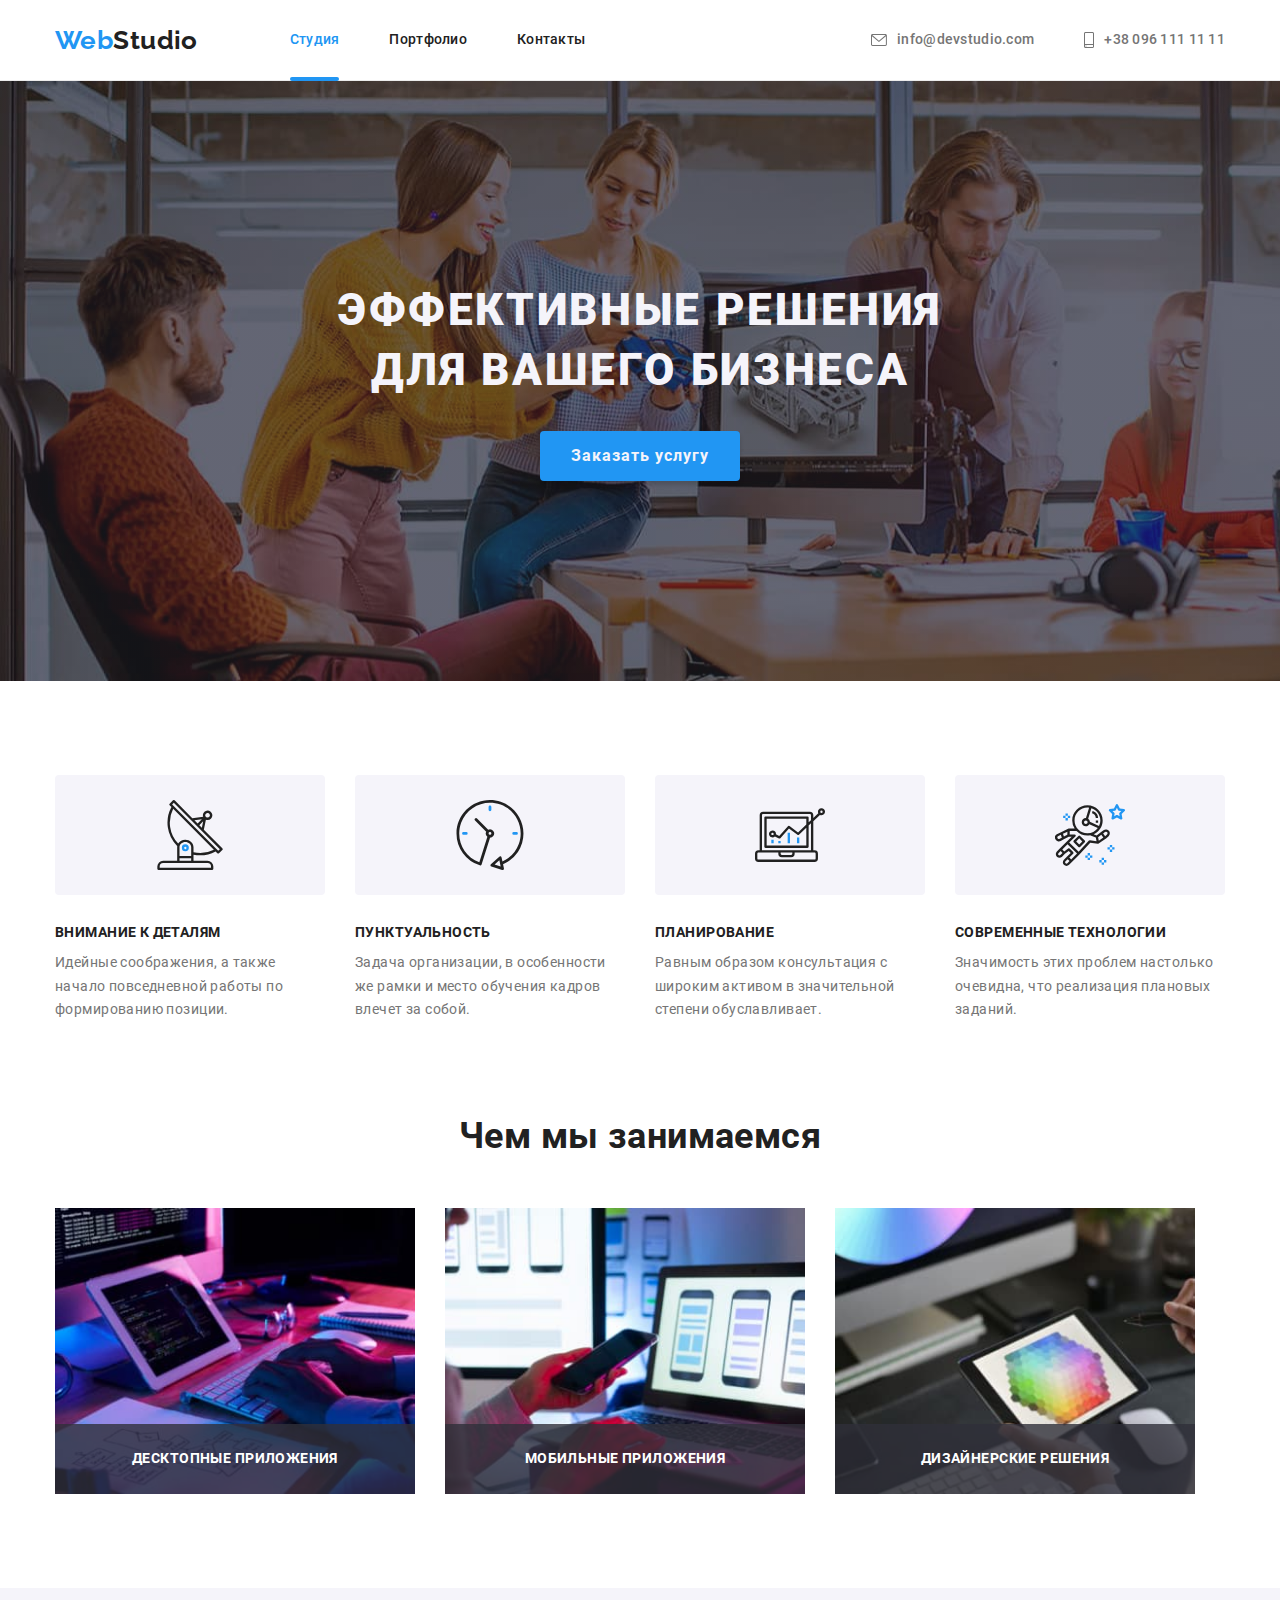
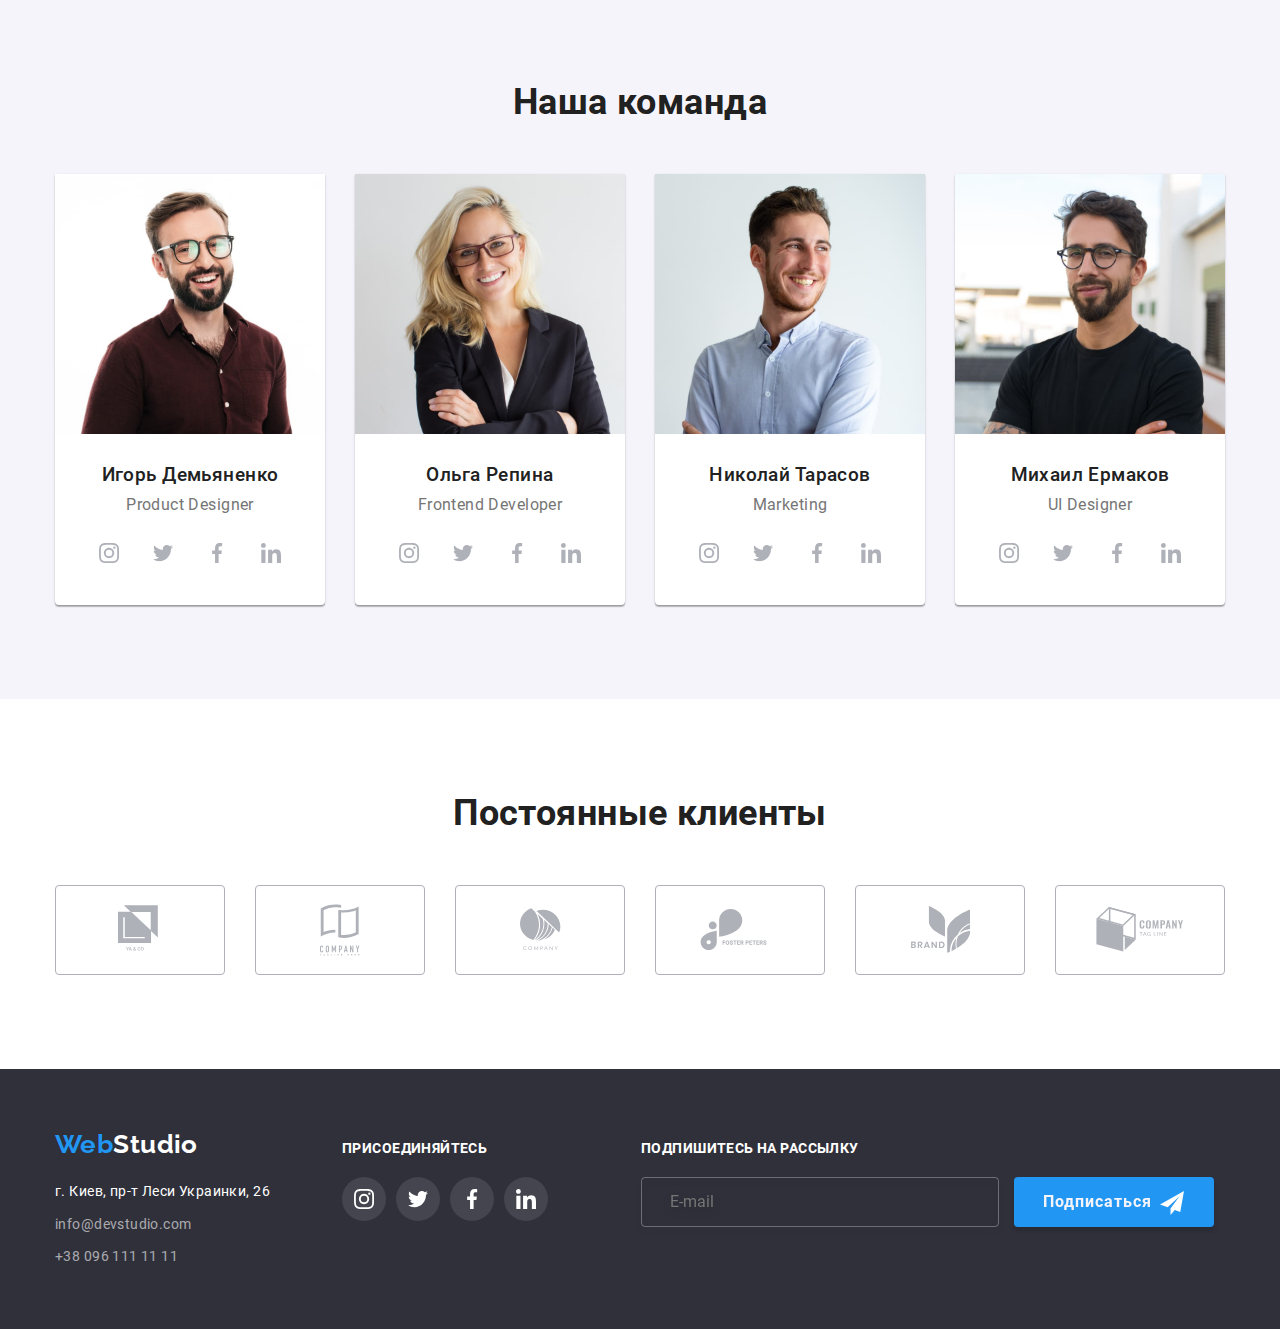
<file: index.html>
<!DOCTYPE html>
<html lang="ru">
  <head>
    <meta charset="UTF-8" />
    <meta name="viewport" content="width=device-width, initial-scale=1.0" />
    <title>WebStudio</title>
    <link rel="stylesheet" href="./css/main.min.css" />
  </head>
  <body>
    <!-- Шапка сайта  -->
    <header class="header">
      <div class="container">
        <nav class="main-nav">
          <a class="logo" href="./index.html"
            ><span class="logo--accent">Web</span>Studio</a
          >
          <ul class="site-nav">
            <li class="site-nav__item">
              <a
                class="site-nav__link site-nav__link--current"
                href="./index.html"
                >Студия</a
              >
            </li>
            <li class="site-nav__item">
              <a class="site-nav__link" href="./portfolio.html">Портфолио</a>
            </li>
            <li class="site-nav__item">
              <a class="site-nav__link" href="">Контакты</a>
            </li>
          </ul>
        </nav>
        <ul class="site-nav site-nav--contacts">
          <li class="site-nav__item">
            <a
              class="site-nav__link site-nav__link--contacts"
              href="mailto:info@devstudio.com"
            >
              <svg class="site-nav__icon" width="16" height="12">
                <use href="./images/symbol-defs.svg#icon-envelope"></use>
              </svg>
              info@devstudio.com</a
            >
          </li>
          <li class="site-nav__item">
            <a
              class="site-nav__link site-nav__link--contacts"
              href="tel:+380961111111"
            >
              <svg class="site-nav__icon" width="10" height="16">
                <use href="./images/symbol-defs.svg#icon-smartphone"></use>
              </svg>
              +38 096 111 11 11</a
            >
          </li>
        </ul>
      </div>
    </header>
    <main>
      <!-- Герой -->
      <section class="hero">
        <div class="container">
          <h1 class="hero__title">Эффективные решения для вашего бизнеса</h1>
          <button class="hero__button button" data-modal-open>
            Заказать услугу
          </button>
        </div>
      </section>
      <!-- Особенности -->
      <section class="features section">
        <div class="features container">
          <h2 class="visually-hidden">Наши особенности</h2>
          <ul class="features__list">
            <li class="features__item">
              <div class="features__icon">
                <svg class="icon" width="70" height="70">
                  <use href="./images/symbol-defs.svg#icon-antenna"></use>
                </svg>
              </div>
              <h3 class="features__title">Внимание к деталям</h3>
              <p class="features__description">
                Идейные соображения, а также начало повседневной работы по
                формированию позиции.
              </p>
            </li>
            <li class="features__item">
              <div class="features__icon">
                <svg class="icon" width="70" height="70">
                  <use href="./images/symbol-defs.svg#icon-clock"></use>
                </svg>
              </div>
              <h3 class="features__title">Пунктуальность</h3>
              <p class="features__description">
                Задача организации, в особенности же рамки и место обучения
                кадров влечет за собой.
              </p>
            </li>
            <li class="features__item">
              <div class="features__icon">
                <svg class="icon" width="70" height="70">
                  <use href="./images/symbol-defs.svg#icon-diagram"></use>
                </svg>
              </div>
              <h3 class="features__title">Планирование</h3>
              <p class="features__description">
                Равным образом консультация с широким активом в значительной
                степени обуславливает.
              </p>
            </li>
            <li class="features__item">
              <div class="features__icon">
                <svg class="icon" width="70" height="70">
                  <use href="./images/symbol-defs.svg#icon-astronaut"></use>
                </svg>
              </div>
              <h3 class="features__title">Современные технологии</h3>
              <p class="features__description">
                Значимость этих проблем настолько очевидна, что реализация
                плановых заданий.
              </p>
            </li>
          </ul>
        </div>
      </section>
      <!-- Чем мы занимаемся -->
      <section class="work-section">
        <div class="container">
          <h2>Чем мы занимаемся</h2>
          <ul class="work__list">
            <li class="work__item">
              <a class="link" href="">
                <img
                  src="./images/box1.jpg"
                  alt="Разработка сценариев"
                  width="370"
                  height="294"
                />
                <div class="work__overlay overlay">
                  <p class="work__description">Десктопные приложения</p>
                </div>
              </a>
            </li>
            <li class="work__item">
              <a class="link" href="">
                <img
                  src="./images/box2.jpg"
                  alt="Адаптивная верстка"
                  width="370"
                  height="294"
                />
                <div class="work__overlay overlay">
                  <p class="work__description">Мобильные приложения</p>
                </div>
              </a>
            </li>
            <li class="work__item">
              <a class="link" href="">
                <img
                  src="./images/box3.jpg"
                  alt="Цветокоррекция"
                  width="370"
                  height="294"
                />
                <div class="work__overlay overlay">
                  <p class="work__description">Дизайнерские решения</p>
                </div>
              </a>
            </li>
          </ul>
        </div>
      </section>
      <!-- Наша команда -->
      <section class="team section">
        <div class="container">
          <h2 class="heading">Наша команда</h2>
          <ul class="team__list">
            <li class="team__item">
              <img
                src="./images/img1.jpg"
                alt="фото Игоря Демьяненко"
                width="270"
                height="260"
              />
              <h3 class="team__title">Игорь Демьяненко</h3>
              <p class="team__description">Product Designer</p>
              <ul class="social">
                <li class="social__item">
                  <a class="social__link" href="">
                    <svg class="social__icon">
                      <use href="./images/symbol-defs.svg#icon-instagram"></use>
                    </svg>
                  </a>
                </li>
                <li class="social__item">
                  <a class="social__link" href="">
                    <svg class="social__icon">
                      <use href="./images/symbol-defs.svg#icon-twitter"></use>
                    </svg>
                  </a>
                </li>
                <li class="social__item">
                  <a class="social__link" href="">
                    <svg class="social__icon">
                      <use href="./images/symbol-defs.svg#icon-facebook"></use>
                    </svg>
                  </a>
                </li>
                <li class="social__item">
                  <a class="social__link" href="">
                    <svg class="social__icon">
                      <use href="./images/symbol-defs.svg#icon-linkedin"></use>
                    </svg>
                  </a>
                </li>
              </ul>
            </li>
            <li class="team__item">
              <img
                src="./images/img2.jpg"
                alt="фото Ольги Репиной"
                width="270"
                height="260"
              />
              <h3 class="team__title">Ольга Репина</h3>
              <p class="team__description">Frontend Developer</p>
              <ul class="social">
                <li class="social__item">
                  <a class="social__link" href="">
                    <svg class="social__icon">
                      <use href="./images/symbol-defs.svg#icon-instagram"></use>
                    </svg>
                  </a>
                </li>
                <li class="social__item">
                  <a class="social__link" href="">
                    <svg class="social__icon">
                      <use href="./images/symbol-defs.svg#icon-twitter"></use>
                    </svg>
                  </a>
                </li>
                <li class="social__item">
                  <a class="social__link" href="">
                    <svg class="social__icon">
                      <use href="./images/symbol-defs.svg#icon-facebook"></use>
                    </svg>
                  </a>
                </li>
                <li class="social__item">
                  <a class="social__link" href="">
                    <svg class="social__icon">
                      <use href="./images/symbol-defs.svg#icon-linkedin"></use>
                    </svg>
                  </a>
                </li>
              </ul>
            </li>
            <li class="team__item">
              <img
                src="./images/img3.jpg"
                alt="фото Николая Тарасова"
                width="270"
                height="260"
              />
              <h3 class="team__title">Николай Тарасов</h3>
              <p class="team__description">Marketing</p>
              <ul class="social">
                <li class="social__item">
                  <a class="social__link" href="">
                    <svg class="social__icon">
                      <use href="./images/symbol-defs.svg#icon-instagram"></use>
                    </svg>
                  </a>
                </li>
                <li class="social__item">
                  <a class="social__link" href="">
                    <svg class="social__icon">
                      <use href="./images/symbol-defs.svg#icon-twitter"></use>
                    </svg>
                  </a>
                </li>
                <li class="social__item">
                  <a class="social__link" href="">
                    <svg class="social__icon">
                      <use href="./images/symbol-defs.svg#icon-facebook"></use>
                    </svg>
                  </a>
                </li>
                <li class="social__item">
                  <a class="social__link" href="">
                    <svg class="social__icon">
                      <use href="./images/symbol-defs.svg#icon-linkedin"></use>
                    </svg>
                  </a>
                </li>
              </ul>
            </li>
            <li class="team__item">
              <img
                src="./images/img4.jpg"
                alt="фото Михаила Ермакова"
                width="270"
                height="260"
              />
              <h3 class="team__title">Михаил Ермаков</h3>
              <p class="team__description">UI Designer</p>
              <ul class="social">
                <li class="social__item">
                  <a class="social__link" href="">
                    <svg class="social__icon">
                      <use href="./images/symbol-defs.svg#icon-instagram"></use>
                    </svg>
                  </a>
                </li>
                <li class="social__item">
                  <a class="social__link" href="">
                    <svg class="social__icon">
                      <use href="./images/symbol-defs.svg#icon-twitter"></use>
                    </svg>
                  </a>
                </li>
                <li class="social__item">
                  <a class="social__link" href="">
                    <svg class="social__icon">
                      <use href="./images/symbol-defs.svg#icon-facebook"></use>
                    </svg>
                  </a>
                </li>
                <li class="social__item">
                  <a class="social__link" href="">
                    <svg class="social__icon">
                      <use href="./images/symbol-defs.svg#icon-linkedin"></use>
                    </svg>
                  </a>
                </li>
              </ul>
            </li>
          </ul>
        </div>
      </section>
      <!-- Постоянные клиенты -->
      <section class="section">
        <div class="container">
          <h2 class="heading">Постоянные клиенты</h2>
          <ul class="clients">
            <li class="clients__item">
              <a class="clients__link" href="">
                <svg class="icon" width="44" height="49">
                  <use href="./images/symbol-defs.svg#icon-logo-1"></use></svg
              ></a>
            </li>
            <li class="clients__item">
              <a class="clients__link" href="">
                <svg class="icon" width="40" height="52">
                  <use href="./images/symbol-defs.svg#icon-logo-2"></use></svg
              ></a>
            </li>
            <li class="clients__item">
              <a class="clients__link" href="">
                <svg class="icon" width="41" height="42.6">
                  <use href="./images/symbol-defs.svg#icon-logo-3"></use></svg
              ></a>
            </li>
            <li class="clients__item">
              <a class="clients__link" href="">
                <svg class="icon" width="80" height="42">
                  <use href="./images/symbol-defs.svg#icon-logo-4"></use></svg
              ></a>
            </li>
            <li class="clients__item">
              <a class="clients__link" href="">
                <svg class="icon" width="59" height="47">
                  <use href="./images/symbol-defs.svg#icon-logo-5"></use></svg
              ></a>
            </li>
            <li class="clients__item">
              <a class="clients__link" href="">
                <svg class="icon" width="88" height="45">
                  <use href="./images/symbol-defs.svg#icon-logo-6"></use></svg
              ></a>
            </li>
          </ul>
        </div>
      </section>
      <!-- Модальное окно -->
      <div class="backdrop backdrop--hidden" data-modal>
        <div class="modal">
          <button class="modal__btn-close" data-modal-close>
            <svg class="icon" width="11" height="11">
              <use href="./images/symbol-defs.svg#icon-close"></use>
            </svg>
          </button>

          <form action="javascript:void(0);" method="post">
            <div class="form">
              <h2 class="form__title">
                Оставьте свои данные, мы вам перезвоним
              </h2>

              <div class="form__data">
                <label class="form__label">
                  <span>Имя</span>
                  <div class="form__input">
                    <input type="text" name="name" placeholder=" " />
                    <svg class="icon" width="18" height="18">
                      <use href="./images/symbol-defs.svg#icon-person"></use>
                    </svg>
                  </div>
                </label>
                <label for="" class="form__label">
                  <span>Телефон</span>
                  <div class="form__input">
                    <input type="tel" name="tel" placeholder=" " />
                    <svg class="icon" width="18" height="18">
                      <use href="./images/symbol-defs.svg#icon-phone"></use>
                    </svg>
                  </div>
                </label>
                <label class="form__label">
                  <span>Почта</span>
                  <div class="form__input">
                    <input type="email" name="email" placeholder=" " />
                    <svg class="icon" width="18" height="18">
                      <use href="./images/symbol-defs.svg#icon-email"></use>
                    </svg>
                  </div>
                </label>
                <label for="" class="form__label">
                  <span>Комментарий</span>
                  <textarea
                    name="comment"
                    cols="30"
                    rows="10"
                    placeholder="Введите текст"
                  ></textarea>
                </label>
              </div>

              <div class="checkbox">
                <label class="checkbox__item">
                  <input
                    type="checkbox"
                    name="agreement"
                    class="visually-hidden"
                  />
                  <div class="checkbox__icon"></div>
                  <span
                    >Соглашаюсь с рассылкой и принимаю
                    <a href="./">Условия договора</a></span
                  >
                </label>
              </div>

              <button class="button" type="submit">Отправить</button>
            </div>
          </form>
        </div>
      </div>
    </main>
    <!-- Подвал сайта -->
    <footer class="footer">
      <div class="footer__container container">
        <div>
          <a class="logo footer" href="./index.html"
            ><span class="logo--accent">Web</span>Studio</a
          >
          <ul class="footer__contacts">
            <li class="footer__contact">
              <address>г. Киев, пр-т Леси Украинки, 26</address>
            </li>
            <li class="footer__contact">
              <a class="link" href="mailto:info@devstudio.com"
                >info@devstudio.com</a
              >
            </li>
            <li class="footer__contact">
              <a class="link" href="tel:+380961111111">+38 096 111 11 11</a>
            </li>
          </ul>
        </div>
        <div class="subscription subscription--social">
          <p class="subscription__title">присоединяйтесь</p>
          <ul class="social">
            <li class="social__item">
              <a class="social__link social__link--dark" href="">
                <svg class="social__icon social__icon--light">
                  <use href="./images/symbol-defs.svg#icon-instagram"></use>
                </svg>
              </a>
            </li>
            <li class="social__item">
              <a class="social__link social__link--dark" href="">
                <svg class="social__icon social__icon--light">
                  <use href="./images/symbol-defs.svg#icon-twitter"></use>
                </svg>
              </a>
            </li>
            <li class="social__item">
              <a class="social__link social__link--dark" href="">
                <svg class="social__icon social__icon--light">
                  <use href="./images/symbol-defs.svg#icon-facebook"></use>
                </svg>
              </a>
            </li>
            <li class="social__item">
              <a class="social__link social__link--dark" href="">
                <svg class="social__icon social__icon--light">
                  <use href="./images/symbol-defs.svg#icon-linkedin"></use>
                </svg>
              </a>
            </li>
          </ul>
        </div>
        <div class="subscription">
          <p class="subscription__title">Подпишитесь на рассылку</p>
          <input
            class="subscription__input"
            type="email"
            name="email"
            placeholder="E-mail"
          />
          <button class="subscription__button button" type="submit">
            Подписаться
          </button>
        </div>
      </div>
    </footer>
    <script src="./app/modal.js"></script>
  </body>
</html>
</file>
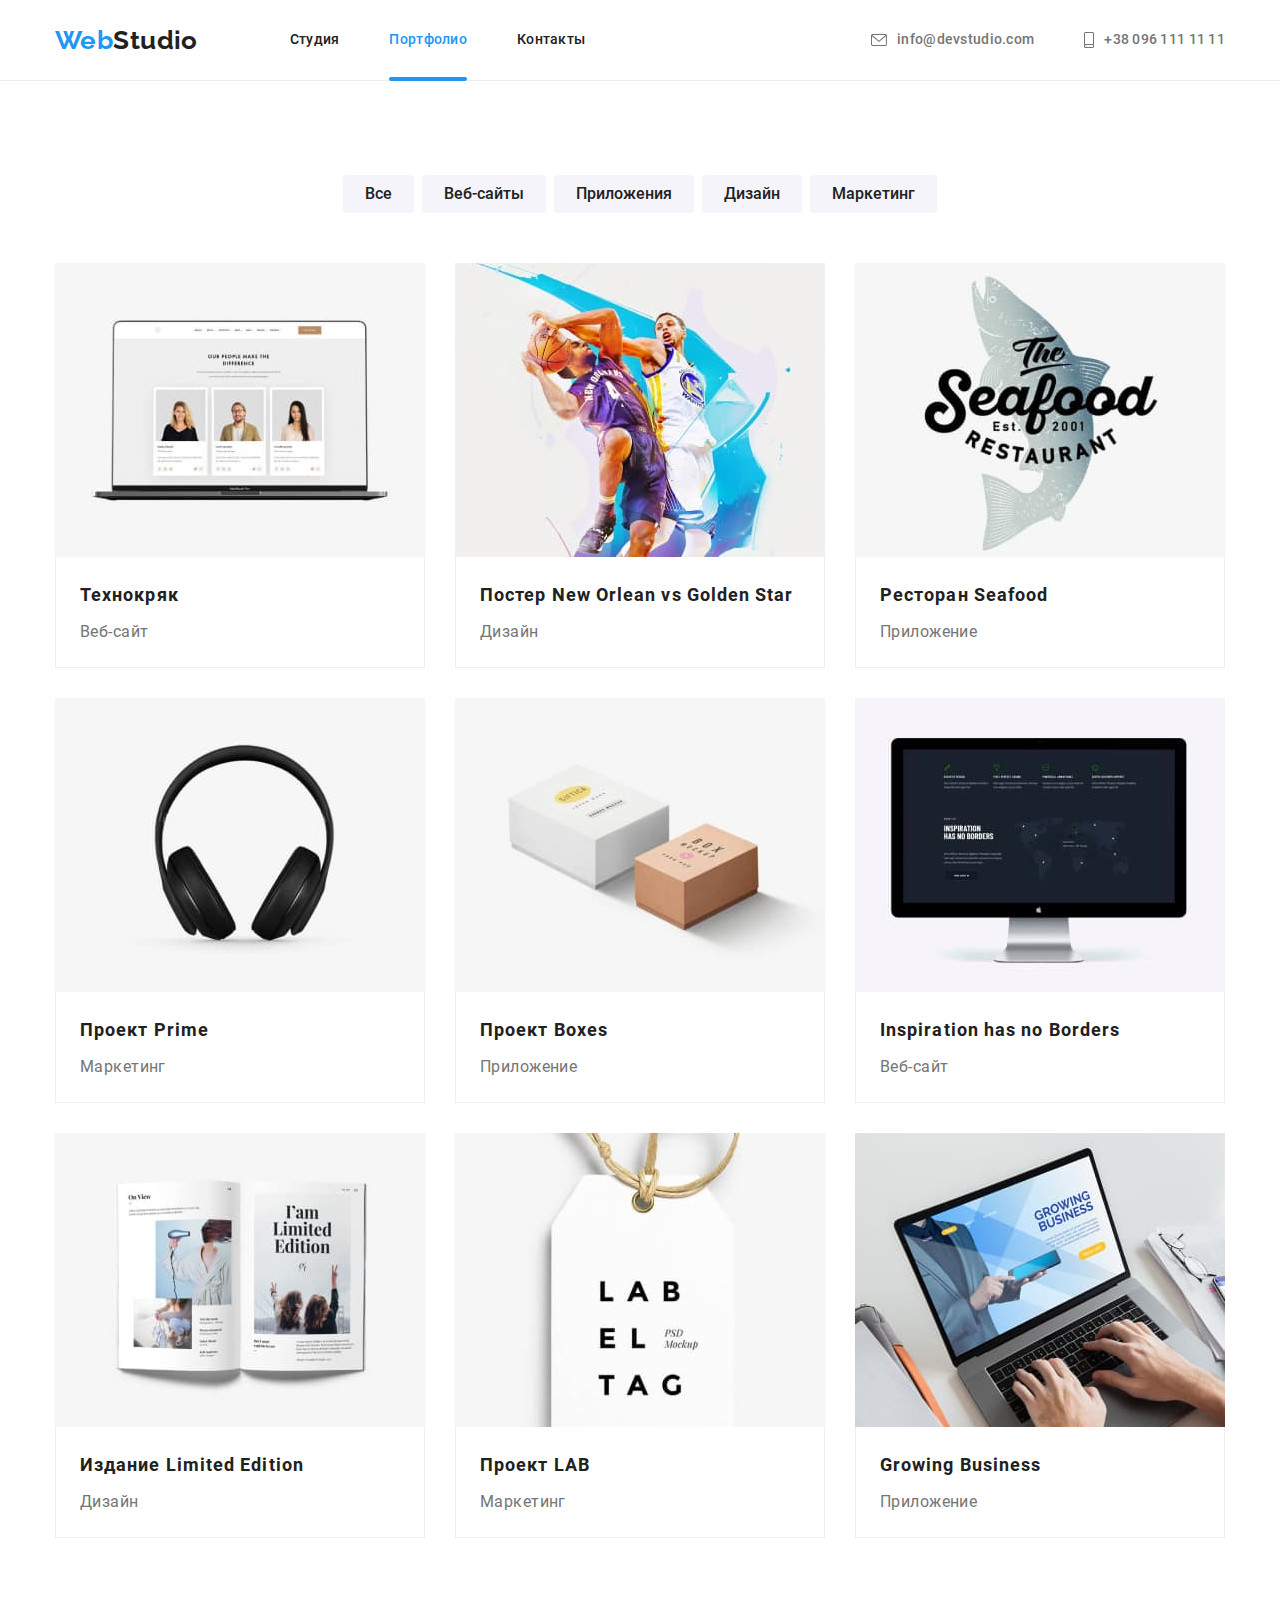
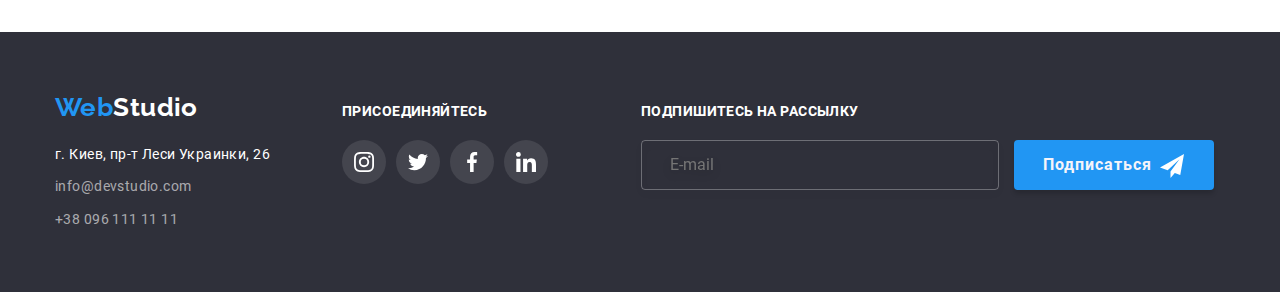
<file: portfolio.html>
<!DOCTYPE html>
<html lang="ru">
  <head>
    <meta charset="UTF-8" />
    <meta name="viewport" content="width=device-width, initial-scale=1.0" />
    <title>WebStudio</title>
    <link rel="stylesheet" href="./css/main.min.css" />
  </head>

  <body>
    <!-- Шапка сайта  -->
    <header class="header">
      <div class="container">
        <nav class="main-nav">
          <a class="logo" href="./index.html"
            ><span class="logo--accent">Web</span>Studio</a
          >
          <ul class="site-nav">
            <li class="site-nav__item">
              <a class="site-nav__link" href="./index.html">Студия</a>
            </li>
            <li class="site-nav__item">
              <a
                class="site-nav__link site-nav__link--current"
                href="./portfolio.html"
                >Портфолио</a
              >
            </li>
            <li class="site-nav__item">
              <a class="site-nav__link" href="">Контакты</a>
            </li>
          </ul>
        </nav>
        <ul class="site-nav site-nav--contacts">
          <li class="site-nav__item">
            <a
              class="site-nav__link site-nav__link--contacts"
              href="mailto:info@devstudio.com"
            >
              <svg class="site-nav__icon" width="16" height="12">
                <use href="./images/symbol-defs.svg#icon-envelope"></use>
              </svg>
              info@devstudio.com</a
            >
          </li>
          <li class="site-nav__item">
            <a
              class="site-nav__link site-nav__link--contacts"
              href="tel:+380961111111"
            >
              <svg class="site-nav__icon" width="10" height="16">
                <use href="./images/symbol-defs.svg#icon-smartphone"></use></svg
              >+38 096 111 11 11</a
            >
          </li>
        </ul>
      </div>
    </header>
    <main>
      <!-- Портфолио -->
      <section class="section">
        <div class="container">
          <!-- Фильтры -->
          <ul class="filter">
            <li class="filter__item">
              <button class="filter__btn" type="button">Все</button>
            </li>
            <li class="filter__item">
              <button class="filter__btn" type="button">Веб-сайты</button>
            </li>
            <li class="filter__item">
              <button class="filter__btn" type="button">Приложения</button>
            </li>
            <li class="filter__item">
              <button class="filter__btn" type="button">Дизайн</button>
            </li>
            <li class="filter__item">
              <button class="filter__btn" type="button">Маркетинг</button>
            </li>
          </ul>

          <h1 class="visually-hidden">Наши работы</h1>
          <ul class="portfolio">
            <li tabindex="0" class="portfolio__item">
              <div class="thumb">
                <img src="./images/img(1).jpg" alt="Изображение сайта" />
                <div class="thumb__overlay overlay">
                  <p class="thumb__description">
                    Технокряк это современная площадка распространения
                    коронавируса. Компании используют эту платформу для
                    цифрового шпионажа и атак на защищённые сервера конкурентов.
                  </p>
                </div>
              </div>
              <div class="project">
                <h2 class="project__title">Технокряк</h2>
                <p class="project__descriotion">Веб-сайт</p>
              </div>
            </li>
            <li tabindex="0" class="portfolio__item">
              <div class="thumb">
                <img src="./images/img(2).jpg" alt="Постер" />
                <div class="thumb__overlay overlay">
                  <p class="thumb__description">
                    Технокряк это современная площадка распространения
                    коронавируса. Компании используют эту платформу для
                    цифрового шпионажа и атак на защищённые сервера конкурентов.
                  </p>
                </div>
              </div>
              <div class="project">
                <h2 class="project__title">Постер New Orlean vs Golden Star</h2>
                <p class="project__descriotion">Дизайн</p>
              </div>
            </li>
            <li tabindex="0" class="portfolio__item">
              <div class="thumb">
                <img src="./images/img(3).jpg" alt="Логотип ресторана" />
                <div class="thumb__overlay overlay">
                  <p class="thumb__description">
                    Технокряк это современная площадка распространения
                    коронавируса. Компании используют эту платформу для
                    цифрового шпионажа и атак на защищённые сервера конкурентов.
                  </p>
                </div>
              </div>
              <div class="project">
                <h2 class="project__title">Ресторан Seafood</h2>
                <p class="project__descriotion">Приложение</p>
              </div>
            </li>
            <li tabindex="0" class="portfolio__item">
              <div class="thumb">
                <img src="./images/img(4).jpg" alt="Наушники" />
                <div class="thumb__overlay overlay">
                  <p class="thumb__description">
                    Технокряк это современная площадка распространения
                    коронавируса. Компании используют эту платформу для
                    цифрового шпионажа и атак на защищённые сервера конкурентов.
                  </p>
                </div>
              </div>
              <div class="project">
                <h2 class="project__title">Проект Prime</h2>
                <p class="project__descriotion">Маркетинг</p>
              </div>
            </li>
            <li tabindex="0" class="portfolio__item">
              <div class="thumb">
                <img src="./images/img(5).jpg" alt="Коробки" />
                <div class="thumb__overlay overlay">
                  <p class="thumb__description">
                    Технокряк это современная площадка распространения
                    коронавируса. Компании используют эту платформу для
                    цифрового шпионажа и атак на защищённые сервера конкурентов.
                  </p>
                </div>
              </div>
              <div class="project">
                <h2 class="project__title">Проект Boxes</h2>
                <p class="project__descriotion">Приложение</p>
              </div>
            </li>
            <li tabindex="0" class="portfolio__item">
              <div class="thumb">
                <img src="./images/img(6).jpg" alt="Монитор" />
                <div class="thumb__overlay overlay">
                  <p class="thumb__description">
                    Технокряк это современная площадка распространения
                    коронавируса. Компании используют эту платформу для
                    цифрового шпионажа и атак на защищённые сервера конкурентов.
                  </p>
                </div>
              </div>
              <div class="project">
                <h2 class="project__title">Inspiration has no Borders</h2>
                <p class="project__descriotion">Веб-сайт</p>
              </div>
            </li>
            <li tabindex="0" class="portfolio__item">
              <div class="thumb">
                <img src="./images/img(7).jpg" alt="Журнал" />
                <div class="thumb__overlay overlay">
                  <p class="thumb__description">
                    Технокряк это современная площадка распространения
                    коронавируса. Компании используют эту платформу для
                    цифрового шпионажа и атак на защищённые сервера конкурентов.
                  </p>
                </div>
              </div>
              <div class="project">
                <h2 class="project__title">Издание Limited Edition</h2>
                <p class="project__descriotion">Дизайн</p>
              </div>
            </li>
            <li tabindex="0" class="portfolio__item">
              <div class="thumb">
                <img src="./images/img(8).jpg" alt="Бирка" />
                <div class="thumb__overlay overlay">
                  <p class="thumb__description">
                    Технокряк это современная площадка распространения
                    коронавируса. Компании используют эту платформу для
                    цифрового шпионажа и атак на защищённые сервера конкурентов.
                  </p>
                </div>
              </div>
              <div class="project">
                <h2 class="project__title">Проект LAB</h2>
                <p class="project__descriotion">Маркетинг</p>
              </div>
            </li>
            <li tabindex="0" class="portfolio__item">
              <div class="thumb">
                <img src="./images/img(9).jpg" alt="Ноутбук" />
                <div class="thumb__overlay overlay">
                  <p class="thumb__description">
                    Технокряк это современная площадка распространения
                    коронавируса. Компании используют эту платформу для
                    цифрового шпионажа и атак на защищённые сервера конкурентов.
                  </p>
                </div>
              </div>
              <div class="project">
                <h2 class="project__title">Growing Business</h2>
                <p class="project__descriotion">Приложение</p>
              </div>
            </li>
          </ul>
        </div>
      </section>
    </main>
    <!-- Подвал сайта -->
    <footer class="footer">
      <div class="footer__container container">
        <div>
          <a class="logo footer" href="./index.html"
            ><span class="logo--accent">Web</span>Studio</a
          >
          <ul class="footer__contacts">
            <li class="footer__contact">
              <address>г. Киев, пр-т Леси Украинки, 26</address>
            </li>
            <li class="footer__contact">
              <a class="link" href="mailto:info@devstudio.com"
                >info@devstudio.com</a
              >
            </li>
            <li class="footer__contact">
              <a class="link" href="tel:+380961111111">+38 096 111 11 11</a>
            </li>
          </ul>
        </div>
        <div class="subscription subscription--social">
          <p class="subscription__title">присоединяйтесь</p>
          <ul class="social">
            <li class="social__item">
              <a class="social__link social__link--dark" href="">
                <svg class="social__icon social__icon--light">
                  <use href="./images/symbol-defs.svg#icon-instagram"></use>
                </svg>
              </a>
            </li>
            <li class="social__item">
              <a class="social__link social__link--dark" href="">
                <svg class="social__icon social__icon--light">
                  <use href="./images/symbol-defs.svg#icon-twitter"></use>
                </svg>
              </a>
            </li>
            <li class="social__item">
              <a class="social__link social__link--dark" href="">
                <svg class="social__icon social__icon--light">
                  <use href="./images/symbol-defs.svg#icon-facebook"></use>
                </svg>
              </a>
            </li>
            <li class="social__item">
              <a class="social__link social__link--dark" href="">
                <svg class="social__icon social__icon--light">
                  <use href="./images/symbol-defs.svg#icon-linkedin"></use>
                </svg>
              </a>
            </li>
          </ul>
        </div>
        <div class="subscription">
          <p class="subscription__title">Подпишитесь на рассылку</p>
          <input
            class="subscription__input"
            type="email"
            name="email"
            placeholder="E-mail"
          />
          <button class="subscription__button button" type="submit">
            Подписаться
          </button>
        </div>
      </div>
    </footer>
  </body>
</html>
</file>
<file: css/main.min.css>
/*! modern-normalize v0.6.0 | MIT License | https://github.com/sindresorhus/modern-normalize */*,*::before,*::after{-webkit-box-sizing:border-box;box-sizing:border-box}:root{-moz-tab-size:4;-o-tab-size:4;tab-size:4}html{line-height:1.15;-webkit-text-size-adjust:100%}body{margin:0}body{font-family:system-ui,-apple-system,"Segoe UI",Roboto,Helvetica,Arial,sans-serif,"Apple Color Emoji","Segoe UI Emoji"}hr{height:0}abbr[title]{-webkit-text-decoration:underline dotted;text-decoration:underline dotted}b,strong{font-weight:bolder}code,kbd,samp,pre{font-family:SFMono-Regular, Consolas, 'Liberation Mono', Menlo, monospace;font-size:1em}small{font-size:80%}sub,sup{font-size:75%;line-height:0;position:relative;vertical-align:baseline}sub{bottom:-0.25em}sup{top:-0.5em}button,input,optgroup,select,textarea{font-family:inherit;font-size:100%;line-height:1.15;margin:0}button,select{text-transform:none}button,[type='button'],[type='reset'],[type='submit']{-webkit-appearance:button}button::-moz-focus-inner,[type='button']::-moz-focus-inner,[type='reset']::-moz-focus-inner,[type='submit']::-moz-focus-inner{border-style:none;padding:0}button:-moz-focusring,[type='button']:-moz-focusring,[type='reset']:-moz-focusring,[type='submit']:-moz-focusring{outline:1px dotted ButtonText}fieldset{padding:0.35em 0.75em 0.625em}legend{padding:0}progress{vertical-align:baseline}[type='number']::-webkit-inner-spin-button,[type='number']::-webkit-outer-spin-button{height:auto}[type='search']{-webkit-appearance:textfield;outline-offset:-2px}[type='search']::-webkit-search-decoration{-webkit-appearance:none}::-webkit-file-upload-button{-webkit-appearance:button;font:inherit}summary{display:list-item}@font-face{font-family:'Raleway';font-style:normal;font-weight:700;src:url("../fonts/raleway-v18-latin_cyrillic-700.eot");src:local(""),url("../fonts/raleway-v18-latin_cyrillic-700.eot?#iefix") format("embedded-opentype"),url("../fonts/raleway-v18-latin_cyrillic-700.woff2") format("woff2"),url("../fonts/raleway-v18-latin_cyrillic-700.woff") format("woff"),url("../fonts/raleway-v18-latin_cyrillic-700.ttf") format("truetype"),url("../fonts/raleway-v18-latin_cyrillic-700.svg#Raleway") format("svg")}@font-face{font-family:'Roboto';font-style:normal;font-weight:400;src:url("../fonts/roboto-v20-latin_cyrillic-regular.eot");src:local(""),url("../fonts/roboto-v20-latin_cyrillic-regular.eot?#iefix") format("embedded-opentype"),url("../fonts/roboto-v20-latin_cyrillic-regular.woff2") format("woff2"),url("../fonts/roboto-v20-latin_cyrillic-regular.woff") format("woff"),url("../fonts/roboto-v20-latin_cyrillic-regular.ttf") format("truetype"),url("../fonts/roboto-v20-latin_cyrillic-regular.svg#Roboto") format("svg")}@font-face{font-family:'Roboto';font-style:normal;font-weight:500;src:url("../fonts/roboto-v20-latin_cyrillic-500.eot");src:local(""),url("../fonts/roboto-v20-latin_cyrillic-500.eot?#iefix") format("embedded-opentype"),url("../fonts/roboto-v20-latin_cyrillic-500.woff2") format("woff2"),url("../fonts/roboto-v20-latin_cyrillic-500.woff") format("woff"),url("../fonts/roboto-v20-latin_cyrillic-500.ttf") format("truetype"),url("../fonts/roboto-v20-latin_cyrillic-500.svg#Roboto") format("svg")}@font-face{font-family:'Roboto';font-style:normal;font-weight:700;src:url("../fonts/roboto-v20-latin_cyrillic-700.eot");src:local(""),url("../fonts/roboto-v20-latin_cyrillic-700.eot?#iefix") format("embedded-opentype"),url("../fonts/roboto-v20-latin_cyrillic-700.woff2") format("woff2"),url("../fonts/roboto-v20-latin_cyrillic-700.woff") format("woff"),url("../fonts/roboto-v20-latin_cyrillic-700.ttf") format("truetype"),url("../fonts/roboto-v20-latin_cyrillic-700.svg#Roboto") format("svg")}@font-face{font-family:'Roboto';font-style:normal;font-weight:900;src:url("../fonts/roboto-v20-latin_cyrillic-900.eot");src:local(""),url("../fonts/roboto-v20-latin_cyrillic-900.eot?#iefix") format("embedded-opentype"),url("../fonts/roboto-v20-latin_cyrillic-900.woff2") format("woff2"),url("../fonts/roboto-v20-latin_cyrillic-900.woff") format("woff"),url("../fonts/roboto-v20-latin_cyrillic-900.ttf") format("truetype"),url("../fonts/roboto-v20-latin_cyrillic-900.svg#Roboto") format("svg")}body{color:#757575;background-color:#fff;font-family:"Roboto",sans-serif;font-weight:400;font-size:14px;letter-spacing:0.03em}h1{margin:0px;font-weight:900;font-size:44px;line-height:1.36;text-align:center;letter-spacing:0.06em;text-transform:uppercase;color:#f5f4fa}h2{margin:0px;font-weight:700;font-size:36px;line-height:1.16;text-align:center;color:#212121}h3{margin:0px}p{margin:0px}img{display:block;max-width:100%;height:auto}.visually-hidden{position:absolute;clip:rect(0 0 0 0);width:1px;height:1px;margin:-1px}.container{margin-left:auto;margin-right:auto;width:1200px;padding-left:15px;padding-right:15px}.section{padding-top:94px;padding-bottom:94px}.heading{margin-bottom:50px}.overlay{position:absolute;display:block;left:0;bottom:0;width:100%}address{font-style:inherit;color:#fff}.link,.logo,.site-nav__link,.clients__link,.social__link{color:inherit;text-decoration:none;cursor:pointer}.site-nav,.features__list,.work__list,.clients,.team__list,.social,.filter,.portfolio,.footer__contacts{list-style:none;padding:0px;margin:0px}.icon,.site-nav__icon,.social__icon{display:-webkit-inline-box;display:-ms-inline-flexbox;display:inline-flex;margin:auto;fill:currentColor}.header{border-bottom:1px solid #ececec}.header .container{display:-webkit-box;display:-ms-flexbox;display:flex;-webkit-box-align:center;-ms-flex-align:center;align-items:center}.hero{max-width:1600px;background-image:-webkit-gradient(linear, left top, left bottom, from(rgba(47,48,58,0.4)), to(rgba(47,48,58,0.4))),url("../images/hero.jpg");background-image:linear-gradient(rgba(47,48,58,0.4), rgba(47,48,58,0.4)),url("../images/hero.jpg");background-color:#c4c4c4;padding-top:200px;padding-bottom:200px;margin-left:auto;margin-right:auto}.hero__title{margin-left:auto;margin-right:auto;max-width:696px}.hero__button{display:block;margin-top:30px;margin-left:auto;margin-right:auto}.logo{margin-right:92px;font-family:"Raleway",sans-serif;font-weight:700;font-size:26px;line-height:1.19;color:#212121}.logo--accent{color:#2196f3}.main-nav{display:-webkit-box;display:-ms-flexbox;display:flex;-webkit-box-align:center;-ms-flex-align:center;align-items:center}.site-nav{display:-webkit-box;display:-ms-flexbox;display:flex}.site-nav__item:not(:last-child){margin-right:50px}.site-nav__link{position:relative;padding-top:32px;padding-bottom:32px;display:-webkit-inline-box;display:-ms-inline-flexbox;display:inline-flex;color:#212121;font-weight:500;font-size:14px;line-height:1.14;letter-spacing:0.02em;-webkit-transition-property:color;transition-property:color;-webkit-transition-duration:250ms;transition-duration:250ms;-webkit-transition-timing-function:cubic-bezier(0.4, 0, 0.2, 1);transition-timing-function:cubic-bezier(0.4, 0, 0.2, 1)}.site-nav__link:hover,.site-nav__link:focus{color:#2196f3}.site-nav__link--current{color:#2196f3}.site-nav__link--current::after{content:' ';position:absolute;z-index:1;left:0;bottom:-1px;display:block;width:100%;height:4px;background-color:#2196f3;border-radius:2px}.site-nav__link--contacts{color:inherit}.site-nav__icon{margin-right:10px}.site-nav--contacts{margin-left:auto}.button{width:200px;height:50px;font-weight:700;font-size:16px;line-height:1.87;text-align:center;-webkit-box-align:center;-ms-flex-align:center;align-items:center;letter-spacing:0.06em;color:#f5f4fa;background:#2196f3;-webkit-box-shadow:0px 4px 4px rgba(0,0,0,0.15);box-shadow:0px 4px 4px rgba(0,0,0,0.15);border-radius:4px;border-color:transparent;cursor:pointer}.features{line-height:1.71}.features__list{display:-webkit-box;display:-ms-flexbox;display:flex;-webkit-box-align:center;-ms-flex-align:center;align-items:center}.features__item:not(:last-child){margin-right:30px}.features__icon{display:-webkit-box;display:-ms-flexbox;display:flex;width:270px;height:120px;background-color:#f5f4fa;border-radius:4px;margin-bottom:30px}.features__icon .icon,.features__icon .site-nav__icon,.features__icon .social__icon{margin:auto}.features__title{margin-bottom:10px;font-size:inherit;font-weight:700;line-height:1.14;text-transform:uppercase;color:#212121}.features__description{margin-top:0px}.work-section{padding-bottom:94px}.work__list{margin-top:50px;display:-webkit-box;display:-ms-flexbox;display:flex}.work__item{position:relative;margin-left:auto;margin-right:30px}.work__overlay{display:-webkit-inline-box;display:-ms-inline-flexbox;display:inline-flex;height:70px;background:rgba(47,48,58,0.8);-webkit-box-align:center;-ms-flex-align:center;align-items:center}.work__description{display:block;font-weight:700;font-size:14px;line-height:1.14;text-align:center;text-transform:uppercase;color:#fff;margin:auto}.clients{display:-webkit-box;display:-ms-flexbox;display:flex}.clients__link{display:-webkit-inline-box;display:-ms-inline-flexbox;display:inline-flex;width:170px;height:90px;color:#afb1b8;border:1px solid #afb1b8;border-radius:4px;-webkit-transition-property:border color;transition-property:border color;-webkit-transition-duration:250ms;transition-duration:250ms;-webkit-transition-timing-function:cubic-bezier(0.4, 0, 0.2, 1);transition-timing-function:cubic-bezier(0.4, 0, 0.2, 1)}.clients__item:not(:last-child){margin-right:30px}.clients__link:hover,.clients__link:focus{border:1px solid #2196f3;color:#2196f3}.team{background-color:#f5f4fa;font-size:16px;line-height:1.18;text-align:center}.team__list{display:-webkit-box;display:-ms-flexbox;display:flex}.team__item{margin-left:auto;background-color:#fff;-webkit-box-shadow:0px 1px 3px rgba(0,0,0,0.12),0px 1px 1px rgba(0,0,0,0.14),0px 2px 1px rgba(0,0,0,0.2);box-shadow:0px 1px 3px rgba(0,0,0,0.12),0px 1px 1px rgba(0,0,0,0.14),0px 2px 1px rgba(0,0,0,0.2);border-radius:0px 0px 4px 4px}.team__item:not(:last-child){margin-left:auto;margin-right:30px}.team__title{margin-top:30px;background-color:transparent;font-weight:500;color:#212121}.team__description{margin:10px auto 16px}.social{margin-bottom:30px;display:-webkit-box;display:-ms-flexbox;display:flex;-webkit-box-pack:center;-ms-flex-pack:center;justify-content:center}.social__link{display:-webkit-inline-box;display:-ms-inline-flexbox;display:inline-flex;width:44px;height:44px;border-radius:50%;color:#afb1b8;-webkit-transition-property:color background-color;transition-property:color background-color;-webkit-transition-duration:250ms;transition-duration:250ms;-webkit-transition-timing-function:cubic-bezier(0.4, 0, 0.2, 1);transition-timing-function:cubic-bezier(0.4, 0, 0.2, 1)}.social__link:hover,.social__link:focus{background-color:#2196f3;color:#fff}.social__item:not(:last-child){margin-right:10px}.social__icon{height:20px;width:20px}.social__link--dark{background:rgba(255,255,255,0.1)}.social__icon--light{color:#fff}.filter{display:-webkit-box;display:-ms-flexbox;display:flex;-webkit-box-pack:center;-ms-flex-pack:center;justify-content:center}.filter__item:not(:last-child){margin-right:8px}.filter__btn{padding:6px 22px;margin-left:auto;font-family:inherit;font-weight:500;font-size:16px;line-height:1.62;text-align:center;color:#212121;background-color:#f5f4fa;border-radius:4px;border:none;cursor:pointer;-webkit-transition-property:color background-color;transition-property:color background-color;-webkit-transition-duration:250ms;transition-duration:250ms;-webkit-transition-timing-function:cubic-bezier(0.4, 0, 0.2, 1);transition-timing-function:cubic-bezier(0.4, 0, 0.2, 1)}.filter__btn:hover,.filter__btn:focus{color:#fff;background-color:#2196f3;-webkit-box-shadow:0px 3px 1px rgba(0,0,0,0.1),0px 1px 2px rgba(0,0,0,0.08),0px 2px 2px rgba(0,0,0,0.12);box-shadow:0px 3px 1px rgba(0,0,0,0.1),0px 1px 2px rgba(0,0,0,0.08),0px 2px 2px rgba(0,0,0,0.12)}.backdrop{position:fixed;top:0;left:0;width:100%;height:100%;background-color:rgba(0,0,0,0.2);opacity:1;-webkit-transition:opacity 250ms cubic-bezier(0.4, 0, 0.2, 1);transition:opacity 250ms cubic-bezier(0.4, 0, 0.2, 1)}.backdrop--hidden{opacity:0;pointer-events:none}.checkbox{margin-bottom:30px;margin-right:auto;margin-left:auto}.checkbox__item{display:-webkit-box;display:-ms-flexbox;display:flex;-webkit-box-align:center;-ms-flex-align:center;align-items:center}.checkbox__icon{margin-right:7px;width:16px;height:15px;background-image:url(../images/checkbox.svg);background-size:contain;background-origin:border-box;background-repeat:no-repeat;-webkit-transition-property:background-image;transition-property:background-image;-webkit-transition-duration:250ms;transition-duration:250ms;-webkit-transition-timing-function:cubic-bezier(0.4, 0, 0.2, 1);transition-timing-function:cubic-bezier(0.4, 0, 0.2, 1)}.modal{position:absolute;top:50%;left:50%;padding:40px;width:528px;height:581px;background-color:#fff;-webkit-box-shadow:0px 1px 3px rgba(0,0,0,0.12),0px 1px 1px rgba(0,0,0,0.14),0px 2px 1px rgba(0,0,0,0.2);box-shadow:0px 1px 3px rgba(0,0,0,0.12),0px 1px 1px rgba(0,0,0,0.14),0px 2px 1px rgba(0,0,0,0.2);border-radius:4px;-webkit-transform:translate(-50%, -50%) scale(1);transform:translate(-50%, -50%) scale(1);-webkit-transition-property:-webkit-transform;transition-property:-webkit-transform;transition-property:transform;transition-property:transform, -webkit-transform;-webkit-transition-duration:250ms;transition-duration:250ms;-webkit-transition-timing-function:cubic-bezier(0.4, 0, 0.2, 1);transition-timing-function:cubic-bezier(0.4, 0, 0.2, 1)}.modal__btn-close{position:absolute;top:8px;right:8px;width:30px;height:30px;cursor:pointer;border:1px solid rgba(0,0,0,0.1);-webkit-box-sizing:border-box;box-sizing:border-box;border-radius:50%;background-color:transparent;-webkit-box-align:center;-ms-flex-align:center;align-items:center;-webkit-transition-property:border-color;transition-property:border-color;-webkit-transition-duration:250ms;transition-duration:250ms;-webkit-transition-timing-function:cubic-bezier(0.4, 0, 0.2, 1);transition-timing-function:cubic-bezier(0.4, 0, 0.2, 1)}.modal__btn-close:hover{border-color:#2196f3;color:#2196f3}.form{display:-webkit-box;display:-ms-flexbox;display:flex;-webkit-box-orient:vertical;-webkit-box-direction:normal;-ms-flex-direction:column;flex-direction:column;-webkit-box-align:center;-ms-flex-align:center;align-items:center}.form__title{margin-bottom:12px;font-size:20px;line-height:1.15}.form__label{display:block;margin-bottom:10px;font-size:12px;line-height:1.16;letter-spacing:0.01em;color:#757575}.form__label>span{display:block;margin-bottom:4px}.form__data{margin-bottom:20px}.form__data input,.form__data textarea{width:448px;height:40px;padding-left:42px;border:1px solid rgba(33,33,33,0.2);-webkit-box-sizing:border-box;box-sizing:border-box;border-radius:4px;-webkit-transition-property:border-color;transition-property:border-color;-webkit-transition-duration:250ms;transition-duration:250ms;-webkit-transition-timing-function:cubic-bezier(0.4, 0, 0.2, 1);transition-timing-function:cubic-bezier(0.4, 0, 0.2, 1)}.form__data input:focus+.icon,.form__data input:focus+.site-nav__icon,.form__data input:focus+.social__icon,.form__data input:hover+.icon,.form__data input:hover+.site-nav__icon,.form__data input:hover+.social__icon{color:#2196f3}.form__input{position:relative}.form__input .icon,.form__input .site-nav__icon,.form__input .social__icon{position:absolute;top:0;left:12px;-webkit-transform:translateY(50%);transform:translateY(50%);color:#212121;-webkit-transition-property:color;transition-property:color;-webkit-transition-duration:250ms;transition-duration:250ms;-webkit-transition-timing-function:cubic-bezier(0.4, 0, 0.2, 1);transition-timing-function:cubic-bezier(0.4, 0, 0.2, 1)}input:focus,input:hover,textarea:focus,textarea:hover{outline:none;border-color:#2196f3}textarea[name='comment']{height:120px;padding:12px 16px;resize:none}input[name='agreement']:checked+.checkbox__icon{background-image:url(../images/check.svg)}.portfolio{margin-top:50px;display:-webkit-box;display:-ms-flexbox;display:flex;-ms-flex-wrap:wrap;flex-wrap:wrap}.portfolio__item{display:block;width:calc((100% - 60px) / 3);background-color:#fff;margin-right:30px;margin-bottom:30px;margin-top:auto;margin-left:auto;-webkit-transition-property:-webkit-box-shadow;transition-property:-webkit-box-shadow;transition-property:box-shadow;transition-property:box-shadow, -webkit-box-shadow;-webkit-transition-duration:250ms;transition-duration:250ms;-webkit-transition-timing-function:cubic-bezier(0.4, 0, 0.2, 1);transition-timing-function:cubic-bezier(0.4, 0, 0.2, 1)}.portfolio__item:nth-child(3n){margin-right:0px}.portfolio__item:nth-last-child(-n+3){margin-bottom:0px}.portfolio__item:hover,.portfolio__item:focus{-webkit-box-shadow:0px 1px 1px rgba(0,0,0,0.12),0px 4px 4px rgba(0,0,0,0.06),1px 4px 6px rgba(0,0,0,0.16);box-shadow:0px 1px 1px rgba(0,0,0,0.12),0px 4px 4px rgba(0,0,0,0.06),1px 4px 6px rgba(0,0,0,0.16)}.portfolio__item:hover .overlay,.portfolio__item:focus .overlay{-webkit-transform:translateY(0);transform:translateY(0)}.project{border-bottom:1px solid #eeeeee;border-left:1px solid #eeeeee;border-right:1px solid #eeeeee;padding:20px 24px}.project__title{text-align:left;font-weight:700;font-size:18px;line-height:2;letter-spacing:0.06em;color:#212121}.project__descriotion{margin-top:4px;margin-bottom:0px;font-size:16px;line-height:1.87}.thumb{position:relative;overflow:hidden}.thumb__overlay{display:-webkit-inline-box;display:-ms-inline-flexbox;display:inline-flex;height:294px;vertical-align:center;background-color:rgba(33,150,243,0.9);-webkit-transform:translateY(100%);transform:translateY(100%);-webkit-transition-property:-webkit-transform;transition-property:-webkit-transform;transition-property:transform;transition-property:transform, -webkit-transform;-webkit-transition-duration:250ms;transition-duration:250ms;-webkit-transition-timing-function:cubic-bezier(0.4, 0, 0.2, 1);transition-timing-function:cubic-bezier(0.4, 0, 0.2, 1)}.thumb__description{display:block;margin:auto;width:322px;height:168px;font-size:18px;line-height:1.56;color:#fff}.footer{background-color:#2f303a;color:#fff}.footer__container{display:-webkit-box;display:-ms-flexbox;display:flex;padding-top:60px;padding-bottom:60px}.footer__contacts{margin-top:20px;margin-right:72px;line-height:1.71;color:rgba(255,255,255,0.6)}.footer__contact:not(:last-child){margin-bottom:9px}.subscription{margin-top:12px}.subscription--social{margin-right:93px}.subscription__title{margin-bottom:20px;font-weight:700;font-size:14px;line-height:1.14;text-transform:uppercase}.subscription__input{margin-right:12px;padding-left:16px;width:358px;height:50px;background-color:transparent;font-size:16px;line-height:1.25;color:rgba(255,255,255,0.6);border:1px solid rgba(255,255,255,0.3);-webkit-box-sizing:border-box;box-sizing:border-box;-webkit-filter:drop-shadow(0px 4px 4px rgba(0,0,0,0.15));filter:drop-shadow(0px 4px 4px rgba(0,0,0,0.15));border-radius:4px}.subscription__button{position:relative;text-align:start;padding-left:27px}.subscription__button::after{position:absolute;top:0;right:28px;-webkit-transform:translateY(50%);transform:translateY(50%);display:block;content:' ';width:24px;height:24px;background-image:url(../images/send.svg);background-size:contain}.subscription__input::-webkit-input-placeholder{padding-left:12px}.subscription__input:-ms-input-placeholder{padding-left:12px}.subscription__input::-ms-input-placeholder{padding-left:12px}.subscription__input::placeholder{padding-left:12px}
/*# sourceMappingURL=main.min.css.map */
</file>
